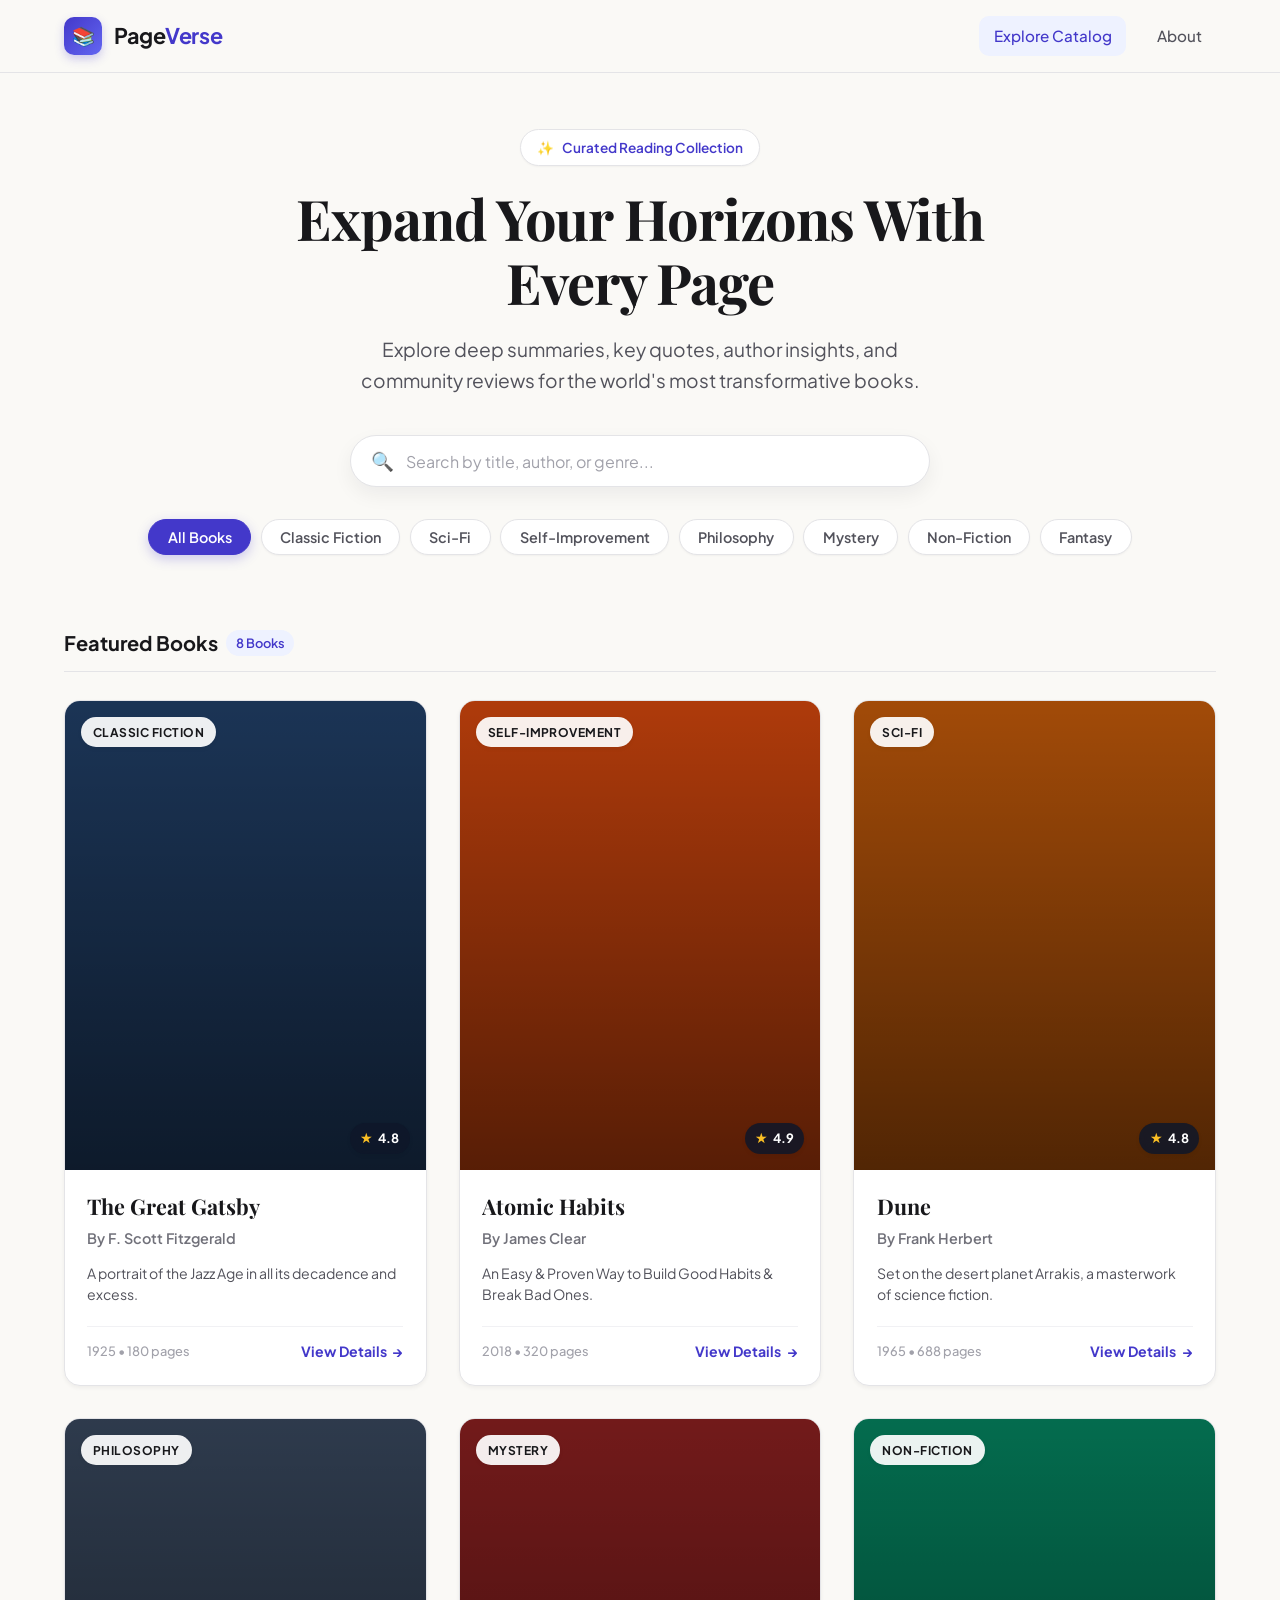
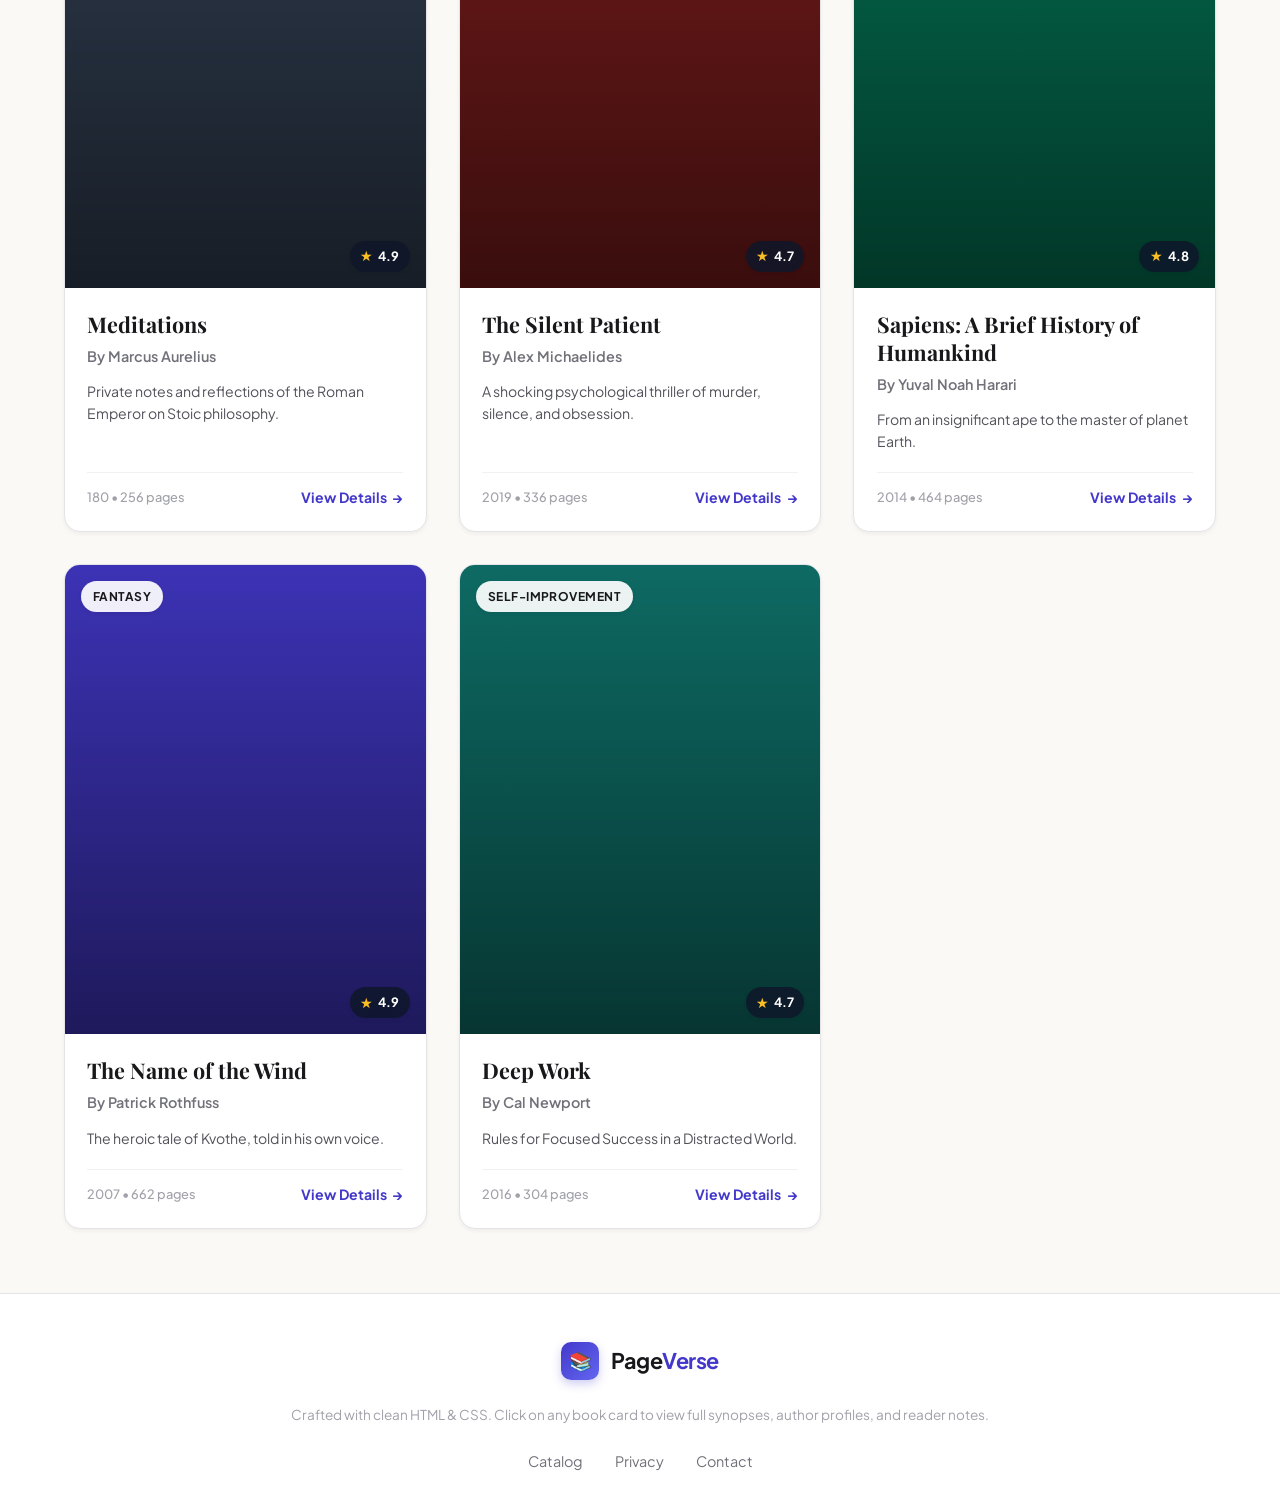
<file: index.html>
<!DOCTYPE html>
<html lang="en">
<head>
  <meta charset="UTF-8">
  <meta name="viewport" content="width=device-width, initial-scale=1.0">
  <meta name="description" content="Discover curated books, reviews, summaries, and information across literature, science fiction, philosophy, and self-improvement.">
  <title>PageVerse — Curated Book Information & Insights</title>
  <link rel="stylesheet" href="style.css">
  <link rel="preconnect" href="https://fonts.googleapis.com">
  <link rel="preconnect" href="https://fonts.gstatic.com" crossorigin>
</head>
<body>

  <!-- Site Navigation Header -->
  <header class="site-header">
    <div class="header-container">
      <a href="index.html" class="brand-logo" id="brandLogo">
        <div class="brand-icon">📚</div>
        <div class="brand-text">Page<span>Verse</span></div>
      </a>
      <nav class="header-actions">
        <a href="index.html" class="nav-link active">Explore Catalog</a>
        <a href="#about" class="nav-link">About</a>
      </nav>
    </div>
  </header>

  <!-- Hero Section -->
  <section class="hero-section">
    <div class="hero-badge">
      ✨ <span>Curated Reading Collection</span>
    </div>
    <h1 class="hero-title">Expand Your Horizons With Every Page</h1>
    <p class="hero-subtitle">
      Explore deep summaries, key quotes, author insights, and community reviews for the world's most transformative books.
    </p>

    <!-- Search Bar -->
    <div class="search-wrapper">
      <div class="search-input-box">
        <span class="search-icon">🔍</span>
        <input 
          type="text" 
          id="searchInput" 
          class="search-input" 
          placeholder="Search by title, author, or genre..." 
          autocomplete="off"
          aria-label="Search books"
        />
        <button id="searchClearBtn" class="search-clear-btn" aria-label="Clear search">✕</button>
      </div>
    </div>

    <!-- Category Filters -->
    <div class="categories-container" id="categoryContainer" role="tablist">
      <button class="category-pill active" data-category="All">All Books</button>
      <button class="category-pill" data-category="Classic Fiction">Classic Fiction</button>
      <button class="category-pill" data-category="Sci-Fi">Sci-Fi</button>
      <button class="category-pill" data-category="Self-Improvement">Self-Improvement</button>
      <button class="category-pill" data-category="Philosophy">Philosophy</button>
      <button class="category-pill" data-category="Mystery">Mystery</button>
      <button class="category-pill" data-category="Non-Fiction">Non-Fiction</button>
      <button class="category-pill" data-category="Fantasy">Fantasy</button>
    </div>
  </section>

  <!-- Catalog Section -->
  <main class="catalog-section">
    <div class="catalog-header">
      <div class="catalog-title">
        <span id="catalogCategoryTitle">Featured Books</span>
        <span id="bookCountBadge" class="book-count-badge">8 Books</span>
      </div>
    </div>

    <!-- Books Grid Container -->
    <div id="booksGrid" class="books-grid">
      <!-- Injected dynamically via app.js -->
    </div>
  </main>

  <!-- Footer -->
  <footer class="site-footer" id="about">
    <div class="footer-container">
      <div class="brand-logo">
        <div class="brand-icon">📚</div>
        <div class="brand-text">Page<span>Verse</span></div>
      </div>
      <p class="footer-copy">
        Crafted with clean HTML & CSS. Click on any book card to view full synopses, author profiles, and reader notes.
      </p>
      <div class="footer-nav">
        <a href="index.html">Catalog</a>
        <a href="#about">Privacy</a>
        <a href="#about">Contact</a>
      </div>
    </div>
  </footer>

  <!-- Scripts -->
  <script src="data.js"></script>
  <script src="app.js"></script>
</body>
</html>
</file>
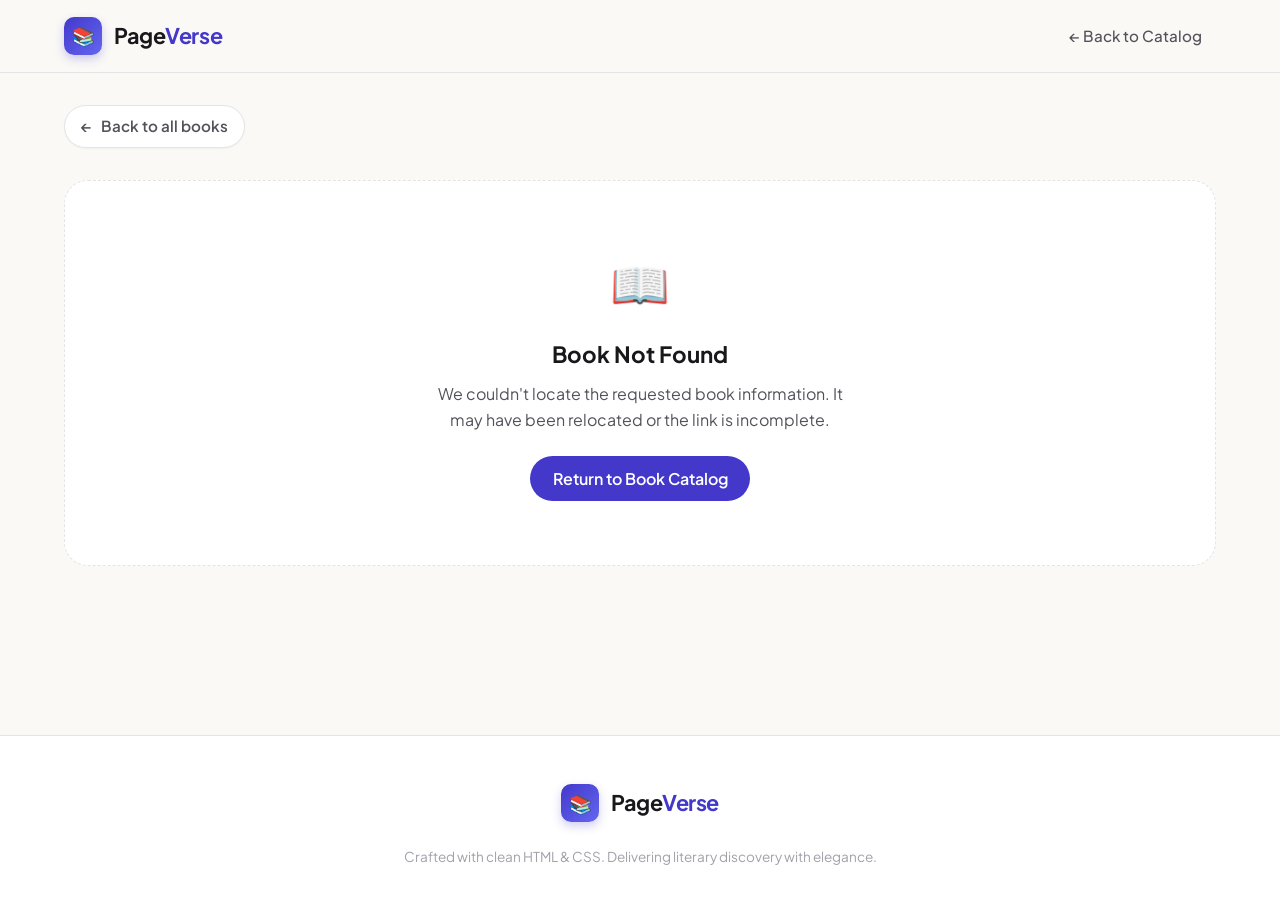
<file: book-detail.html>
<!DOCTYPE html>
<html lang="en">
<head>
  <meta charset="UTF-8">
  <meta name="viewport" content="width=device-width, initial-scale=1.0">
  <meta name="description" content="Detailed book information, synopsis, author biography, notable quotes, and reader reviews.">
  <title>Book Details — PageVerse</title>
  <link rel="stylesheet" href="style.css">
  <link rel="preconnect" href="https://fonts.googleapis.com">
  <link rel="preconnect" href="https://fonts.gstatic.com" crossorigin>
</head>
<body>

  <!-- Site Navigation Header -->
  <header class="site-header">
    <div class="header-container">
      <a href="index.html" class="brand-logo">
        <div class="brand-icon">📚</div>
        <div class="brand-text">Page<span>Verse</span></div>
      </a>
      <nav class="header-actions">
        <a href="index.html" class="nav-link">← Back to Catalog</a>
      </nav>
    </div>
  </header>

  <!-- Main Detail Content -->
  <main class="detail-container">
    <div class="back-nav-bar">
      <a href="index.html" class="back-link">
        <span>←</span>
        <span>Back to all books</span>
      </a>
    </div>

    <!-- Dynamic Book Detail Wrapper -->
    <div id="bookDetailContent">
      <!-- Injected dynamically via app.js -->
    </div>
  </main>

  <!-- Toast Notification -->
  <div id="toastNotice" class="toast-notice" role="status" aria-live="polite">
    <span id="toastIcon">✨</span>
    <span id="toastMessage">Action completed</span>
  </div>

  <!-- Footer -->
  <footer class="site-footer">
    <div class="footer-container">
      <div class="brand-logo">
        <div class="brand-icon">📚</div>
        <div class="brand-text">Page<span>Verse</span></div>
      </div>
      <p class="footer-copy">
        Crafted with clean HTML & CSS. Delivering literary discovery with elegance.
      </p>
    </div>
  </footer>

  <!-- Scripts -->
  <script src="data.js"></script>
  <script src="app.js"></script>
</body>
</html>
</file>
<file: style.css>
/* ==========================================================================
   PageVerse - Clean & Modern Book Information Design System
   ========================================================================== */

@import url('https://fonts.googleapis.com/css2?family=Plus+Jakarta+Sans:wght@400;500;600;700&family=Playfair+Display:ital,wght@0,600;0,700;0,800;1,400;1,600&display=swap');

:root {
  /* Color Palette */
  --bg-primary: #faf9f6;
  --bg-surface: #ffffff;
  --bg-subtle: #f4f4f0;
  --bg-muted: #ebeae6;
  
  --text-main: #18181b;
  --text-secondary: #52525b;
  --text-muted: #71717a;
  --text-light: #a1a1aa;
  
  --primary: #4338ca;
  --primary-hover: #3730a3;
  --primary-subtle: #eef2ff;
  --primary-text: #312e81;
  
  --accent-amber: #d97706;
  --accent-amber-light: #fef3c7;
  
  --border-color: #e4e4e7;
  --border-subtle: #f1f1f4;
  
  /* Elevation & Shadows */
  --shadow-xs: 0 1px 2px rgba(24, 24, 27, 0.04);
  --shadow-sm: 0 2px 4px rgba(24, 24, 27, 0.05);
  --shadow-md: 0 8px 20px rgba(24, 24, 27, 0.06);
  --shadow-lg: 0 16px 32px rgba(24, 24, 27, 0.08);
  --shadow-xl: 0 24px 48px -12px rgba(24, 24, 27, 0.14);
  --shadow-book: -8px 16px 30px rgba(15, 23, 42, 0.22), 0 2px 4px rgba(15, 23, 42, 0.1);

  /* Border Radii */
  --radius-xs: 6px;
  --radius-sm: 10px;
  --radius-md: 16px;
  --radius-lg: 24px;
  --radius-full: 9999px;

  /* Transitions */
  --transition-fast: 0.18s cubic-bezier(0.16, 1, 0.3, 1);
  --transition-normal: 0.28s cubic-bezier(0.16, 1, 0.3, 1);
  --transition-smooth: 0.4s cubic-bezier(0.16, 1, 0.3, 1);

  /* Typography */
  --font-sans: 'Plus Jakarta Sans', system-ui, -apple-system, sans-serif;
  --font-serif: 'Playfair Display', Georgia, serif;
}

/* Base Reset */
*, *::before, *::after {
  box-sizing: border-box;
  margin: 0;
  padding: 0;
}

html {
  font-family: var(--font-sans);
  font-size: 16px;
  color: var(--text-main);
  background-color: var(--bg-primary);
  scroll-behavior: smooth;
  -webkit-font-smoothing: antialiased;
  -moz-osx-font-smoothing: grayscale;
}

body {
  min-height: 100vh;
  display: flex;
  flex-direction: column;
  line-height: 1.6;
}

img {
  max-width: 100%;
  display: block;
}

a {
  color: inherit;
  text-decoration: none;
}

button, input {
  font-family: inherit;
  font-size: inherit;
}

/* ==========================================================================
   Header & Navigation
   ========================================================================== */

.site-header {
  position: sticky;
  top: 0;
  z-index: 100;
  background: rgba(250, 249, 246, 0.88);
  backdrop-filter: blur(16px);
  -webkit-backdrop-filter: blur(16px);
  border-bottom: 1px solid var(--border-color);
  transition: all var(--transition-normal);
}

.header-container {
  max-width: 1200px;
  margin: 0 auto;
  padding: 1rem 1.5rem;
  display: flex;
  align-items: center;
  justify-content: space-between;
  gap: 1.5rem;
}

.brand-logo {
  display: flex;
  align-items: center;
  gap: 0.75rem;
  font-weight: 700;
  font-size: 1.35rem;
  color: var(--text-main);
  letter-spacing: -0.02em;
}

.brand-icon {
  width: 38px;
  height: 38px;
  background: linear-gradient(135deg, var(--primary) 0%, #6366f1 100%);
  color: #ffffff;
  border-radius: var(--radius-sm);
  display: flex;
  align-items: center;
  justify-content: center;
  box-shadow: 0 4px 10px rgba(67, 56, 202, 0.25);
  font-size: 1.15rem;
}

.brand-text span {
  color: var(--primary);
}

.header-actions {
  display: flex;
  align-items: center;
  gap: 1rem;
}

.nav-link {
  font-size: 0.95rem;
  font-weight: 500;
  color: var(--text-secondary);
  padding: 0.5rem 0.9rem;
  border-radius: var(--radius-sm);
  transition: all var(--transition-fast);
}

.nav-link:hover, .nav-link.active {
  color: var(--primary);
  background: var(--primary-subtle);
}

/* ==========================================================================
   Hero Section (Home)
   ========================================================================== */

.hero-section {
  padding: 3.5rem 1.5rem 2.5rem;
  max-width: 1200px;
  margin: 0 auto;
  text-align: center;
}

.hero-badge {
  display: inline-flex;
  align-items: center;
  gap: 0.5rem;
  padding: 0.4rem 1rem;
  border-radius: var(--radius-full);
  background: var(--bg-surface);
  border: 1px solid var(--border-color);
  font-size: 0.85rem;
  font-weight: 600;
  color: var(--primary);
  margin-bottom: 1.25rem;
  box-shadow: var(--shadow-xs);
}

.hero-title {
  font-family: var(--font-serif);
  font-size: clamp(2.2rem, 4.5vw, 3.5rem);
  font-weight: 700;
  line-height: 1.15;
  letter-spacing: -0.02em;
  color: var(--text-main);
  max-width: 800px;
  margin: 0 auto 1.2rem;
}

.hero-subtitle {
  font-size: clamp(1rem, 1.8vw, 1.2rem);
  color: var(--text-secondary);
  max-width: 620px;
  margin: 0 auto 2.5rem;
  line-height: 1.6;
}

/* Search Bar */
.search-wrapper {
  max-width: 580px;
  margin: 0 auto 2rem;
  position: relative;
}

.search-input-box {
  width: 100%;
  display: flex;
  align-items: center;
  background: var(--bg-surface);
  border: 1.5px solid var(--border-color);
  border-radius: var(--radius-full);
  padding: 0.4rem 0.6rem 0.4rem 1.25rem;
  box-shadow: var(--shadow-md);
  transition: all var(--transition-normal);
}

.search-input-box:focus-within {
  border-color: var(--primary);
  box-shadow: 0 0 0 4px rgba(67, 56, 202, 0.12), var(--shadow-md);
}

.search-icon {
  color: var(--text-light);
  font-size: 1.15rem;
  margin-right: 0.75rem;
}

.search-input {
  border: none;
  outline: none;
  background: transparent;
  flex: 1;
  font-size: 1rem;
  color: var(--text-main);
  padding: 0.5rem 0;
}

.search-input::placeholder {
  color: var(--text-light);
}

.search-clear-btn {
  background: none;
  border: none;
  color: var(--text-light);
  cursor: pointer;
  padding: 0.35rem;
  border-radius: 50%;
  display: none;
  transition: color var(--transition-fast);
}

.search-clear-btn:hover {
  color: var(--text-main);
}

/* Category Filter Pills */
.categories-container {
  display: flex;
  align-items: center;
  justify-content: center;
  flex-wrap: wrap;
  gap: 0.6rem;
  margin-bottom: 1rem;
}

.category-pill {
  border: 1px solid var(--border-color);
  background: var(--bg-surface);
  color: var(--text-secondary);
  padding: 0.5rem 1.15rem;
  border-radius: var(--radius-full);
  font-size: 0.9rem;
  font-weight: 600;
  cursor: pointer;
  transition: all var(--transition-fast);
  box-shadow: var(--shadow-xs);
}

.category-pill:hover {
  border-color: var(--primary);
  color: var(--primary);
  background: var(--primary-subtle);
  transform: translateY(-1px);
}

.category-pill.active {
  background: var(--primary);
  color: #ffffff;
  border-color: var(--primary);
  box-shadow: 0 4px 12px rgba(67, 56, 202, 0.25);
}

/* ==========================================================================
   Catalog Main Area
   ========================================================================== */

.catalog-section {
  max-width: 1200px;
  margin: 0 auto;
  padding: 1rem 1.5rem 4rem;
  flex: 1;
  width: 100%;
}

.catalog-header {
  display: flex;
  align-items: center;
  justify-content: space-between;
  margin-bottom: 1.75rem;
  padding-bottom: 0.75rem;
  border-bottom: 1px solid var(--border-color);
}

.catalog-title {
  font-size: 1.25rem;
  font-weight: 700;
  color: var(--text-main);
  display: flex;
  align-items: center;
  gap: 0.5rem;
}

.book-count-badge {
  font-size: 0.8rem;
  font-weight: 600;
  color: var(--primary);
  background: var(--primary-subtle);
  padding: 0.2rem 0.6rem;
  border-radius: var(--radius-full);
}

/* Grid Layout */
.books-grid {
  display: grid;
  grid-template-columns: repeat(auto-fill, minmax(270px, 1fr));
  gap: 2rem;
}

/* ==========================================================================
   Book Card Design
   ========================================================================== */

.book-card {
  background: var(--bg-surface);
  border-radius: var(--radius-md);
  border: 1px solid var(--border-color);
  overflow: hidden;
  display: flex;
  flex-direction: column;
  box-shadow: var(--shadow-sm);
  transition: transform var(--transition-normal), box-shadow var(--transition-normal), border-color var(--transition-normal);
  cursor: pointer;
  position: relative;
  text-decoration: none;
}

.book-card:hover {
  transform: translateY(-8px);
  box-shadow: var(--shadow-xl);
  border-color: rgba(67, 56, 202, 0.2);
}

.book-card-cover-wrapper {
  position: relative;
  width: 100%;
  padding-top: 130%; /* 1 : 1.3 Aspect Ratio */
  background: #27272a;
  overflow: hidden;
}

.book-card-cover {
  position: absolute;
  top: 0;
  left: 0;
  width: 100%;
  height: 100%;
  object-fit: cover;
  transition: transform var(--transition-smooth);
}

.book-card:hover .book-card-cover {
  transform: scale(1.05);
}

.book-card-overlay {
  position: absolute;
  top: 0;
  left: 0;
  right: 0;
  bottom: 0;
  background: linear-gradient(180deg, rgba(0,0,0,0.1) 0%, rgba(0,0,0,0.55) 100%);
  pointer-events: none;
}

.card-genre-badge {
  position: absolute;
  top: 1rem;
  left: 1rem;
  background: rgba(255, 255, 255, 0.92);
  backdrop-filter: blur(8px);
  color: var(--text-main);
  font-size: 0.75rem;
  font-weight: 700;
  text-transform: uppercase;
  letter-spacing: 0.04em;
  padding: 0.35rem 0.75rem;
  border-radius: var(--radius-full);
  box-shadow: var(--shadow-sm);
}

.card-rating-badge {
  position: absolute;
  bottom: 1rem;
  right: 1rem;
  background: rgba(15, 23, 42, 0.85);
  backdrop-filter: blur(8px);
  color: #ffffff;
  font-size: 0.8rem;
  font-weight: 700;
  padding: 0.3rem 0.65rem;
  border-radius: var(--radius-full);
  display: flex;
  align-items: center;
  gap: 0.3rem;
  box-shadow: var(--shadow-sm);
}

.star-icon {
  color: #fbbf24;
  font-size: 0.85rem;
}

.book-card-content {
  padding: 1.4rem;
  display: flex;
  flex-direction: column;
  flex: 1;
}

.book-card-title {
  font-family: var(--font-serif);
  font-size: 1.35rem;
  font-weight: 700;
  line-height: 1.3;
  color: var(--text-main);
  margin-bottom: 0.4rem;
  display: -webkit-box;
  -webkit-line-clamp: 2;
  -webkit-box-orient: vertical;
  overflow: hidden;
  transition: color var(--transition-fast);
}

.book-card:hover .book-card-title {
  color: var(--primary);
}

.book-card-author {
  font-size: 0.9rem;
  font-weight: 600;
  color: var(--text-muted);
  margin-bottom: 0.85rem;
}

.book-card-tagline {
  font-size: 0.88rem;
  color: var(--text-secondary);
  line-height: 1.5;
  margin-bottom: 1.25rem;
  display: -webkit-box;
  -webkit-line-clamp: 2;
  -webkit-box-orient: vertical;
  overflow: hidden;
  flex: 1;
}

.book-card-footer {
  display: flex;
  align-items: center;
  justify-content: space-between;
  padding-top: 0.85rem;
  border-top: 1px solid var(--border-subtle);
  margin-top: auto;
}

.book-card-meta {
  font-size: 0.8rem;
  color: var(--text-light);
  font-weight: 500;
}

.view-details-link {
  font-size: 0.88rem;
  font-weight: 700;
  color: var(--primary);
  display: flex;
  align-items: center;
  gap: 0.35rem;
  transition: gap var(--transition-fast);
}

.book-card:hover .view-details-link {
  gap: 0.6rem;
}

/* Empty State */
.empty-state {
  text-align: center;
  padding: 4rem 1.5rem;
  grid-column: 1 / -1;
  background: var(--bg-surface);
  border-radius: var(--radius-lg);
  border: 1px dashed var(--border-color);
}

.empty-state-icon {
  font-size: 3rem;
  margin-bottom: 1rem;
  color: var(--text-light);
}

.empty-state-title {
  font-size: 1.4rem;
  font-weight: 700;
  margin-bottom: 0.5rem;
}

.empty-state-text {
  color: var(--text-secondary);
  max-width: 420px;
  margin: 0 auto 1.5rem;
}

.btn-reset-filters {
  background: var(--primary);
  color: #ffffff;
  border: none;
  padding: 0.6rem 1.4rem;
  border-radius: var(--radius-full);
  font-weight: 600;
  cursor: pointer;
  transition: background var(--transition-fast);
}

.btn-reset-filters:hover {
  background: var(--primary-hover);
}

/* ==========================================================================
   Book Detail Page Styling
   ========================================================================== */

.detail-container {
  max-width: 1200px;
  margin: 0 auto;
  padding: 2rem 1.5rem 5rem;
  width: 100%;
}

.back-nav-bar {
  margin-bottom: 2rem;
}

.back-link {
  display: inline-flex;
  align-items: center;
  gap: 0.5rem;
  font-size: 0.95rem;
  font-weight: 600;
  color: var(--text-secondary);
  padding: 0.5rem 1rem;
  border-radius: var(--radius-full);
  background: var(--bg-surface);
  border: 1px solid var(--border-color);
  box-shadow: var(--shadow-xs);
  transition: all var(--transition-fast);
}

.back-link:hover {
  color: var(--primary);
  border-color: var(--primary);
  background: var(--primary-subtle);
  transform: translateX(-4px);
}

.detail-layout {
  display: grid;
  grid-template-columns: 360px 1fr;
  gap: 3.5rem;
  align-items: start;
}

/* Left Sidebar / Book Showcase */
.detail-cover-showcase {
  position: sticky;
  top: 6rem;
  display: flex;
  flex-direction: column;
  gap: 1.75rem;
}

.detail-cover-card {
  position: relative;
  border-radius: var(--radius-md);
  overflow: hidden;
  box-shadow: var(--shadow-book);
  background: #1e293b;
  aspect-ratio: 1 / 1.4;
}

.detail-cover-img {
  width: 100%;
  height: 100%;
  object-fit: cover;
  display: block;
}

.detail-actions-panel {
  display: flex;
  flex-direction: column;
  gap: 0.75rem;
}

.btn-action-primary {
  width: 100%;
  background: var(--primary);
  color: #ffffff;
  border: none;
  padding: 0.9rem 1.5rem;
  border-radius: var(--radius-sm);
  font-size: 1rem;
  font-weight: 700;
  display: flex;
  align-items: center;
  justify-content: center;
  gap: 0.6rem;
  cursor: pointer;
  box-shadow: 0 4px 14px rgba(67, 56, 202, 0.3);
  transition: all var(--transition-fast);
}

.btn-action-primary:hover {
  background: var(--primary-hover);
  transform: translateY(-2px);
  box-shadow: 0 6px 20px rgba(67, 56, 202, 0.4);
}

.btn-action-secondary {
  width: 100%;
  background: var(--bg-surface);
  color: var(--text-main);
  border: 1.5px solid var(--border-color);
  padding: 0.85rem 1.5rem;
  border-radius: var(--radius-sm);
  font-size: 0.95rem;
  font-weight: 600;
  display: flex;
  align-items: center;
  justify-content: center;
  gap: 0.6rem;
  cursor: pointer;
  transition: all var(--transition-fast);
}

.btn-action-secondary:hover {
  background: var(--bg-subtle);
  border-color: var(--text-muted);
}

/* Right Content Area */
.detail-content-area {
  display: flex;
  flex-direction: column;
  gap: 2.5rem;
}

.detail-header-block {
  border-bottom: 1px solid var(--border-color);
  padding-bottom: 2rem;
}

.detail-genre-tag {
  display: inline-block;
  background: var(--primary-subtle);
  color: var(--primary-text);
  font-size: 0.85rem;
  font-weight: 700;
  text-transform: uppercase;
  letter-spacing: 0.05em;
  padding: 0.4rem 1rem;
  border-radius: var(--radius-full);
  margin-bottom: 1rem;
}

.detail-book-title {
  font-family: var(--font-serif);
  font-size: clamp(2rem, 3.5vw, 3rem);
  font-weight: 700;
  line-height: 1.15;
  color: var(--text-main);
  margin-bottom: 0.6rem;
  letter-spacing: -0.01em;
}

.detail-book-author {
  font-size: 1.25rem;
  color: var(--text-secondary);
  font-weight: 500;
  margin-bottom: 1.5rem;
}

.detail-book-author strong {
  color: var(--text-main);
  font-weight: 700;
}

.detail-ratings-row {
  display: flex;
  align-items: center;
  gap: 1.5rem;
  flex-wrap: wrap;
}

.rating-badge-large {
  display: inline-flex;
  align-items: center;
  gap: 0.4rem;
  background: #fef3c7;
  color: #92400e;
  padding: 0.4rem 0.85rem;
  border-radius: var(--radius-full);
  font-weight: 700;
  font-size: 1.05rem;
}

.rating-stars-group {
  display: flex;
  align-items: center;
  gap: 0.2rem;
  color: #f59e0b;
  font-size: 1.1rem;
}

.rating-reviews-count {
  font-size: 0.95rem;
  color: var(--text-muted);
  font-weight: 500;
}

/* Quick Specs Matrix */
.specs-matrix {
  display: grid;
  grid-template-columns: repeat(4, 1fr);
  gap: 1rem;
  background: var(--bg-surface);
  border: 1px solid var(--border-color);
  border-radius: var(--radius-md);
  padding: 1.5rem;
  box-shadow: var(--shadow-sm);
}

.spec-item {
  display: flex;
  flex-direction: column;
  gap: 0.25rem;
}

.spec-label {
  font-size: 0.8rem;
  font-weight: 600;
  text-transform: uppercase;
  letter-spacing: 0.04em;
  color: var(--text-muted);
}

.spec-value {
  font-size: 1.05rem;
  font-weight: 700;
  color: var(--text-main);
}

/* Sections */
.detail-section {
  display: flex;
  flex-direction: column;
  gap: 1rem;
}

.section-heading {
  font-size: 1.35rem;
  font-weight: 700;
  color: var(--text-main);
  position: relative;
  display: flex;
  align-items: center;
  gap: 0.5rem;
}

.section-heading::after {
  content: '';
  height: 2px;
  background: var(--border-color);
  flex: 1;
  margin-left: 0.5rem;
}

.synopsis-text {
  font-size: 1.05rem;
  line-height: 1.8;
  color: var(--text-secondary);
  white-space: pre-line;
}

/* Notable Quote Box */
.quote-box {
  background: linear-gradient(135deg, #f8fafc 0%, #eef2ff 100%);
  border-left: 4px solid var(--primary);
  border-radius: var(--radius-sm);
  padding: 1.75rem 2rem;
  position: relative;
}

.quote-icon {
  font-family: var(--font-serif);
  font-size: 3.5rem;
  color: rgba(67, 56, 202, 0.2);
  line-height: 1;
  position: absolute;
  top: 0.8rem;
  left: 0.8rem;
}

.quote-content {
  position: relative;
  font-family: var(--font-serif);
  font-style: italic;
  font-size: 1.15rem;
  line-height: 1.6;
  color: #1e1b4b;
  margin-bottom: 0.75rem;
}

.quote-author {
  font-family: var(--font-sans);
  font-size: 0.88rem;
  font-style: normal;
  font-weight: 600;
  color: var(--primary);
  text-align: right;
}

/* Author Bio Card */
.author-card {
  background: var(--bg-surface);
  border: 1px solid var(--border-color);
  border-radius: var(--radius-md);
  padding: 1.75rem;
  display: flex;
  gap: 1.5rem;
  align-items: flex-start;
  box-shadow: var(--shadow-sm);
}

.author-avatar {
  width: 60px;
  height: 60px;
  border-radius: 50%;
  background: linear-gradient(135deg, #6366f1 0%, var(--primary) 100%);
  color: #ffffff;
  display: flex;
  align-items: center;
  justify-content: center;
  font-weight: 700;
  font-size: 1.4rem;
  flex-shrink: 0;
  box-shadow: 0 4px 12px rgba(67, 56, 202, 0.2);
}

.author-info-wrap h4 {
  font-size: 1.15rem;
  font-weight: 700;
  color: var(--text-main);
  margin-bottom: 0.4rem;
}

.author-info-wrap p {
  font-size: 0.95rem;
  color: var(--text-secondary);
  line-height: 1.6;
}

/* Community Reviews */
.reviews-list {
  display: flex;
  flex-direction: column;
  gap: 1.25rem;
}

.review-card {
  background: var(--bg-surface);
  border: 1px solid var(--border-color);
  border-radius: var(--radius-md);
  padding: 1.5rem;
  box-shadow: var(--shadow-xs);
}

.review-header {
  display: flex;
  align-items: center;
  justify-content: space-between;
  margin-bottom: 0.85rem;
}

.reviewer-meta {
  display: flex;
  align-items: center;
  gap: 0.75rem;
}

.reviewer-avatar {
  width: 36px;
  height: 36px;
  border-radius: 50%;
  background: var(--bg-subtle);
  border: 1px solid var(--border-color);
  color: var(--text-secondary);
  font-weight: 700;
  font-size: 0.9rem;
  display: flex;
  align-items: center;
  justify-content: center;
}

.reviewer-name {
  font-weight: 700;
  font-size: 0.95rem;
  color: var(--text-main);
}

.review-date {
  font-size: 0.8rem;
  color: var(--text-light);
}

.review-text {
  font-size: 0.95rem;
  color: var(--text-secondary);
  line-height: 1.6;
}

/* Toast Notification */
.toast-notice {
  position: fixed;
  bottom: 2rem;
  right: 2rem;
  background: #18181b;
  color: #ffffff;
  padding: 0.9rem 1.5rem;
  border-radius: var(--radius-full);
  font-size: 0.9rem;
  font-weight: 600;
  box-shadow: var(--shadow-xl);
  display: flex;
  align-items: center;
  gap: 0.6rem;
  transform: translateY(100px);
  opacity: 0;
  transition: all var(--transition-normal);
  z-index: 1000;
}

.toast-notice.show {
  transform: translateY(0);
  opacity: 1;
}

/* ==========================================================================
   Footer
   ========================================================================== */

.site-footer {
  background: var(--bg-surface);
  border-top: 1px solid var(--border-color);
  padding: 3rem 1.5rem 2rem;
  margin-top: auto;
}

.footer-container {
  max-width: 1200px;
  margin: 0 auto;
  display: flex;
  flex-direction: column;
  align-items: center;
  gap: 1.5rem;
  text-align: center;
}

.footer-nav {
  display: flex;
  gap: 2rem;
  font-size: 0.9rem;
  color: var(--text-muted);
}

.footer-nav a:hover {
  color: var(--primary);
}

.footer-copy {
  font-size: 0.85rem;
  color: var(--text-light);
}

/* ==========================================================================
   Responsive Breakpoints
   ========================================================================== */

@media (max-width: 900px) {
  .detail-layout {
    grid-template-columns: 1fr;
    gap: 2.5rem;
  }

  .detail-cover-showcase {
    position: static;
    max-width: 320px;
    margin: 0 auto;
  }

  .specs-matrix {
    grid-template-columns: repeat(2, 1fr);
  }
}

@media (max-width: 640px) {
  .header-container {
    padding: 0.75rem 1rem;
  }

  .hero-section {
    padding: 2.5rem 1rem 1.5rem;
  }

  .books-grid {
    grid-template-columns: 1fr;
    gap: 1.5rem;
  }

  .specs-matrix {
    grid-template-columns: 1fr;
  }

  .detail-ratings-row {
    flex-direction: column;
    align-items: flex-start;
    gap: 0.75rem;
  }
}
</file>
